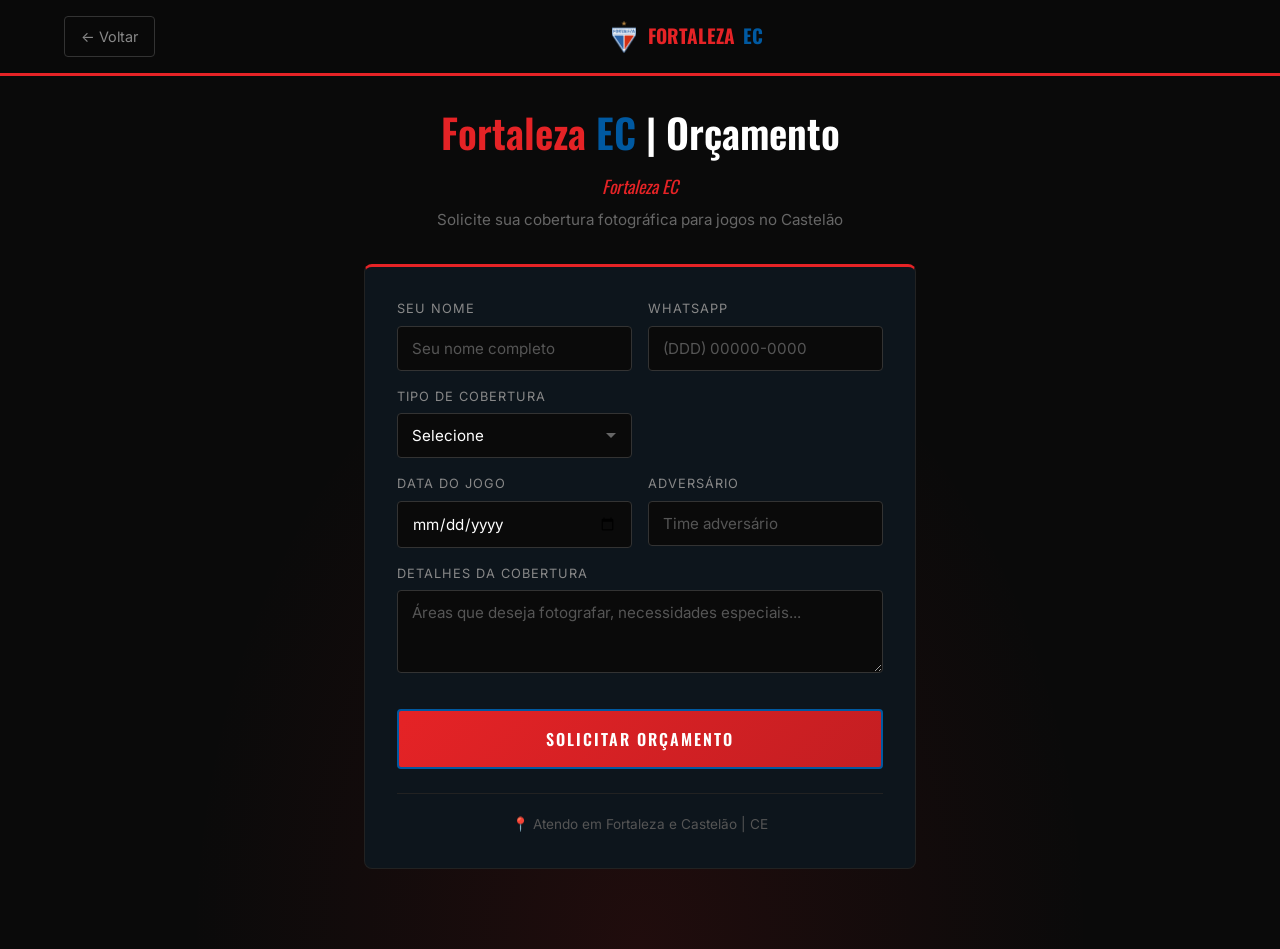
<file: fortaleza-orcamento.html>
<!DOCTYPE html>
<html lang="pt-BR">
<head>
    <meta charset="UTF-8">
    <meta name="viewport" content="width=device-width, initial-scale=1.0">
    <title>Fortaleza EC | Orçamento Fotografia Esportiva</title>
    <meta name="description" content="Solicite orçamento para cobertura fotográfica de jogos do Fortaleza EC no Castelão">
    <meta property="og:title" content="Fortaleza EC | Orçamento">
    <meta property="og:description" content="Cobertura fotográfica do Fortaleza EC">
    <link rel="preconnect" href="https://fonts.googleapis.com">
    <link rel="preconnect" href="https://fonts.gstatic.com" crossorigin>
    <link href="https://fonts.googleapis.com/css2?family=Oswald:wght@400;600;700&family=Inter:wght@300;400;500;600&display=swap" rel="stylesheet">
    <link rel="stylesheet" href="styles.css">
    <link rel="icon" href="data:image/svg+xml,<svg xmlns='http://www.w3.org/2000/svg' viewBox='0 0 100 100'><text y='.9em' font-size='90'>⚽</text></svg>">
    <style>
        :root {
            --fc-red: #E52326;
            --fc-blue: #0059A1;
            --fc-white: #FFFFFF;
            --fc-bg: #0a0a0a;
            --fc-dark: #0d151c;
        }
        * { margin: 0; padding: 0; box-sizing: border-box; }
        html { scroll-behavior: smooth; }
        body {
            font-family: 'Inter', sans-serif;
            background-color: var(--fc-bg);
            color: var(--fc-white);
            line-height: 1.6;
        }
        a { color: inherit; text-decoration: none; }
        img { max-width: 100%; height: auto; display: block; }
        
        .page-header {
            position: fixed;
            top: 0;
            left: 0;
            right: 0;
            padding: 16px 0;
            background: rgba(10,10,10,0.98);
            z-index: 1000;
            border-bottom: 3px solid var(--fc-red);
        }
        .page-nav {
            max-width: 1200px;
            margin: 0 auto;
            padding: 0 24px;
            display: flex;
            justify-content: space-between;
            align-items: center;
        }
        .back-btn {
            display: inline-flex;
            align-items: center;
            gap: 8px;
            color: #888;
            font-size: 0.9rem;
            padding: 8px 16px;
            border: 1px solid #333;
            border-radius: 4px;
            transition: all 0.3s;
        }
        .back-btn:hover {
            color: var(--fc-white);
            border-color: var(--fc-red);
            background: var(--fc-red);
        }
        .page-logo {
            font-family: 'Oswald', sans-serif;
            font-size: 1.2rem;
            font-weight: 700;
            display: flex;
            align-items: center;
            gap: 8px;
        }
        .page-logo img {
            height: 32px;
            width: 32px;
            object-fit: contain;
        }
        .page-logo .red { color: var(--fc-red); }
        .page-logo .blue { color: var(--fc-blue); }
        
        .form-page {
            min-height: 100vh;
            padding: 100px 0 80px;
            position: relative;
            overflow: hidden;
            background: radial-gradient(ellipse at center bottom, rgba(229,35,38,0.1) 0%, transparent 50%), var(--fc-bg);
        }
        .form-page-content {
            max-width: 600px;
            margin: 0 auto;
            padding: 0 24px;
            position: relative;
            z-index: 1;
        }
        .form-page-content h1 {
            font-family: 'Oswald', sans-serif;
            font-size: clamp(1.8rem, 5vw, 2.5rem);
            font-weight: 600;
            margin-bottom: 8px;
            text-align: center;
        }
        .form-page-content h1 .red { color: var(--fc-red); }
        .form-page-content h1 .blue { color: var(--fc-blue); }
        .page-tagline {
            font-family: 'Oswald', sans-serif;
            font-size: 1.1rem;
            color: var(--fc-red);
            text-align: center;
            margin-bottom: 8px;
            font-style: italic;
        }
        .form-subtitle {
            color: #666;
            margin-bottom: 32px;
            font-size: 0.95rem;
            text-align: center;
        }
        
        .contact-form {
            background: var(--fc-dark);
            border: 1px solid #222;
            border-top: 3px solid var(--fc-red);
            padding: 32px;
            border-radius: 8px;
        }
        .form-row {
            display: grid;
            grid-template-columns: 1fr 1fr;
            gap: 16px;
        }
        .form-group {
            margin-bottom: 16px;
        }
        .form-group label {
            display: block;
            font-size: 0.8rem;
            color: #888;
            margin-bottom: 6px;
            letter-spacing: 1px;
            text-transform: uppercase;
        }
        .form-group input,
        .form-group textarea,
        .form-group select {
            width: 100%;
            padding: 12px 14px;
            background: var(--fc-bg);
            border: 1px solid #333;
            color: var(--fc-white);
            border-radius: 4px;
            transition: border-color 0.3s;
            font-size: 0.95rem;
        }
        .form-group input:focus,
        .form-group textarea:focus,
        .form-group select:focus {
            outline: none;
            border-color: var(--fc-red);
        }
        .form-group input::placeholder,
        .form-group textarea::placeholder {
            color: #555;
        }
        .form-group select {
            cursor: pointer;
            appearance: none;
            background-image: url("data:image/svg+xml,%3Csvg xmlns='http://www.w3.org/2000/svg' width='12' height='12' viewBox='0 0 12 12'%3E%3Cpath fill='%23666' d='M6 8L1 3h10z'/%3E%3C/svg%3E");
            background-repeat: no-repeat;
            background-position: right 14px center;
        }
        
        .btn-submit {
            width: 100%;
            padding: 16px;
            background: linear-gradient(135deg, var(--fc-red) 0%, #c41e22 100%);
            color: var(--fc-white);
            font-family: 'Oswald', sans-serif;
            font-size: 1rem;
            font-weight: 600;
            text-transform: uppercase;
            letter-spacing: 2px;
            border: 2px solid var(--fc-blue);
            border-radius: 4px;
            margin-top: 12px;
            transition: all 0.3s;
        }
        .btn-submit:hover {
            background: linear-gradient(135deg, var(--fc-blue) 0%, #004680 100%);
            transform: translateY(-2px);
            box-shadow: 0 8px 20px rgba(229,35,38,0.4);
        }
        
        .form-footer {
            text-align: center;
            margin-top: 24px;
            padding-top: 20px;
            border-top: 1px solid #222;
        }
        .form-footer p {
            color: #555;
            font-size: 0.85rem;
        }
        
        .modal {
            position: fixed;
            inset: 0;
            background: rgba(0,0,0,0.9);
            display: flex;
            align-items: center;
            justify-content: center;
            z-index: 2001;
            opacity: 0;
            visibility: hidden;
            transition: all 0.3s;
        }
        .modal.active {
            opacity: 1;
            visibility: visible;
        }
        .modal-content {
            background: var(--fc-dark);
            border: 1px solid var(--fc-red);
            padding: 40px;
            text-align: center;
            max-width: 380px;
        }
        .modal-close {
            position: absolute;
            top: 16px;
            right: 16px;
            font-size: 1.5rem;
            color: #666;
            background: none;
            border: none;
        }
        .modal-icon {
            width: 60px;
            height: 60px;
            background: var(--fc-red);
            color: white;
            border-radius: 50%;
            display: flex;
            align-items: center;
            justify-content: center;
            font-size: 2rem;
            margin: 0 auto 20px;
        }
        .modal-content h3 {
            font-family: 'Oswald', sans-serif;
            font-size: 1.6rem;
            margin-bottom: 12px;
        }
        .modal-content p {
            color: #888;
            margin-bottom: 8px;
        }
        .modal-content .back-btn {
            margin-top: 20px;
            display: inline-block;
            background: var(--fc-red);
            border-color: var(--fc-red);
            color: white;
        }
        
@media (max-width: 600px) {
            .page-header {
                z-index: 1001;
            }
            
            .form-page-content {
                padding-bottom: 80px;
            }
            
            /* Botão flutuante para celulares - sempre visível */
            .back-btn {
                position: fixed !important;
                bottom: 50px !important;
                top: auto !important;
                left: 24px !important;
                right: auto !important;
                padding: 14px 24px !important;
                font-size: 0.9rem !important;
                background: #E52326 !important;
                border: none !important;
                border-radius: 30px !important;
                z-index: 9999 !important;
                box-shadow: 0 6px 20px rgba(229,35,38,0.6) !important;
                color: white !important;
                display: inline-flex !important;
                align-items: center;
                gap: 10px;
                text-decoration: none;
                font-weight: 600;
            }
            
            .back-btn:hover {
                background: #0059A1 !important;
                transform: scale(1.05);
            }
            
            .back-btn {
                position: fixed !important;
                bottom: 50px !important;
                top: auto !important;
                left: 24px !important;
                right: auto !important;
                padding: 12px 18px !important;
                font-size: 0.85rem !important;
                background: var(--fc-red) !important;
                border: none !important;
                border-radius: 30px !important;
                z-index: 2000 !important;
                box-shadow: 0 4px 15px rgba(0,0,0,0.5) !important;
                color: white !important;
                display: flex !important;
                align-items: center;
            }
            
            .back-btn:hover {
                background: var(--fc-blue) !important;
                transform: scale(1.05);
            }
            
            .page-header {
                z-index: 1001 !important;
            }
                border-radius: 30px;
                z-index: 1001;
                box-shadow: 0 4px 15px rgba(0,0,0,0.4);
                color: white !important;
            }
            .back-btn:hover {
                background: var(--fc-blue) !important;
            }
        }
    </style>
</head>
<body>
    <header class="page-header">
        <nav class="page-nav">
            <a href="index.html" class="back-btn">
                ← Voltar
            </a>
            <a href="index.html" class="page-logo">
                <img src="Fortaleza_Esporte_Clube_logo.png" alt="Fortaleza EC">
                <span class="red">FORTALEZA</span><span class="blue">EC</span>
            </a>
            <span></span>
        </nav>
    </header>

    <main class="form-page">
        <div class="form-page-content">
            <h1><span class="red">Fortaleza</span> <span class="blue">EC</span> | Orçamento</h1>
            <p class="page-tagline">Fortaleza EC</p>
            <p class="form-subtitle">Solicite sua cobertura fotográfica para jogos no Castelão</p>
            
            <form class="contact-form" id="budget-form">
                <div class="form-row">
                    <div class="form-group">
                        <label for="name">Seu nome</label>
                        <input type="text" id="name" name="name" required placeholder="Seu nome completo">
                    </div>
                    <div class="form-group">
                        <label for="phone">WhatsApp</label>
                        <input type="tel" id="phone" name="phone" required placeholder="(DDD) 00000-0000">
                    </div>
                </div>
                
                <div class="form-row">
                    <div class="form-group">
                        <label for="type">Tipo de cobertura</label>
                        <select id="type" name="type" required>
                            <option value="">Selecione</option>
                            <option value="Jogo">Jogo no Castelão</option>
                            <option value="Torcedor">Fotos de Torcedores</option>
                            <option value="Torcida">Torcida Inteira</option>
                            <option value="Liderancas">Lideranças de Torcida</option>
                            <option value="Treino">Treino</option>
                            <option value="Bastidores">Bastidores</option>
                            <option value="Evento">Evento especial</option>
                            <option value="Outro">Outro</option>
                        </select>
                    </div>
                    <div class="form-group" id="other-type-group" style="display: none;">
                        <label for="other-type">Qual?</label>
                        <input type="text" id="other-type" name="other-type" placeholder="Descreva">
                    </div>
                </div>
                
                <div class="form-row">
                    <div class="form-group">
                        <label for="date">Data do jogo</label>
                        <input type="date" id="date" name="date">
                    </div>
                    <div class="form-group">
                        <label for="adversario">Adversário</label>
                        <input type="text" id="adversario" name="adversario" placeholder="Time adversário">
                    </div>
                </div>
                
                <div class="form-group">
                    <label for="message">Detalhes da cobertura</label>
                    <textarea id="message" name="message" rows="3" placeholder="Áreas que deseja fotografar, necessidades especiais..."></textarea>
                </div>
                
                <button type="submit" class="btn-submit">Solicitar orçamento</button>
                
                <div class="form-footer">
                    <p>📍 Atendo em Fortaleza e Castelão | CE</p>
                </div>
            </form>
        </div>
    </main>

    <div class="modal" id="thank-you-modal">
        <div class="modal-content">
            <button class="modal-close" aria-label="Fechar">&times;</button>
            <div class="modal-icon">✓</div>
            <h3>Solicitação enviada!</h3>
            <p>Em breve entrarei em contato.</p>
            <p>Vamos Juntos ♣️</p>
            <a href="index.html" class="back-btn">← Voltar</a>
        </div>
    </div>

    <script>
    document.addEventListener('DOMContentLoaded', function() {
        const form = document.getElementById('budget-form');
        const typeSelect = document.getElementById('type');
        const otherGroup = document.getElementById('other-type-group');
        const dateInput = document.getElementById('date');
        
        // Data mínima = hoje
        const today = new Date();
        const day = String(today.getDate()).padStart(2, '0');
        const month = String(today.getMonth() + 1).padStart(2, '0');
        const year = today.getFullYear();
        dateInput.setAttribute('min', `${year}-${month}-${day}`);
        
        // Mostrar campo "Outro"
        typeSelect.addEventListener('change', function() {
            if (this.value === 'Outro') {
                otherGroup.style.display = 'block';
                document.getElementById('other-type').required = true;
            } else {
                otherGroup.style.display = 'none';
                document.getElementById('other-type').required = false;
            }
        });
        
        // Enviar formulário
        form.addEventListener('submit', function(e) {
            e.preventDefault();
            
            const name = document.getElementById('name').value;
            const phone = document.getElementById('phone').value;
            let type = typeSelect.value;
            const date = dateInput.value;
            const adversario = document.getElementById('adversario').value;
            const message = document.getElementById('message').value;
            
            if (type === 'Outro') {
                type = document.getElementById('other-type').value;
            }
            
            const whatsapp = '558892840072';
            
            let text = `*Olá César! Gostaria de cobrir o Fortaleza EC*\n\n`;
            text += `*Nome:* ${name}\n`;
            text += `*WhatsApp:* ${phone}\n`;
            text += `*Tipo:* ${type}\n`;
            text += `*Data:* ${date || 'A definir'}\n`;
            text += `*Adversário:* ${adversario || 'A definir'}\n`;
            text += `*Detalhes:* ${message || 'Nenhum'}`;
            
            window.open(`https://wa.me/${whatsapp}?text=${encodeURIComponent(text)}`, '_blank');
            
            form.reset();
            otherGroup.style.display = 'none';
            document.getElementById('thank-you-modal').classList.add('active');
        });
        
        // Fechar modal
        document.querySelector('.modal-close').addEventListener('click', function() {
            document.getElementById('thank-you-modal').classList.remove('active');
        });
        
        document.getElementById('thank-you-modal').addEventListener('click', function(e) {
            if (e.target === this) this.classList.remove('active');
        });
    });
    </script>
</body>
</html>
</file>
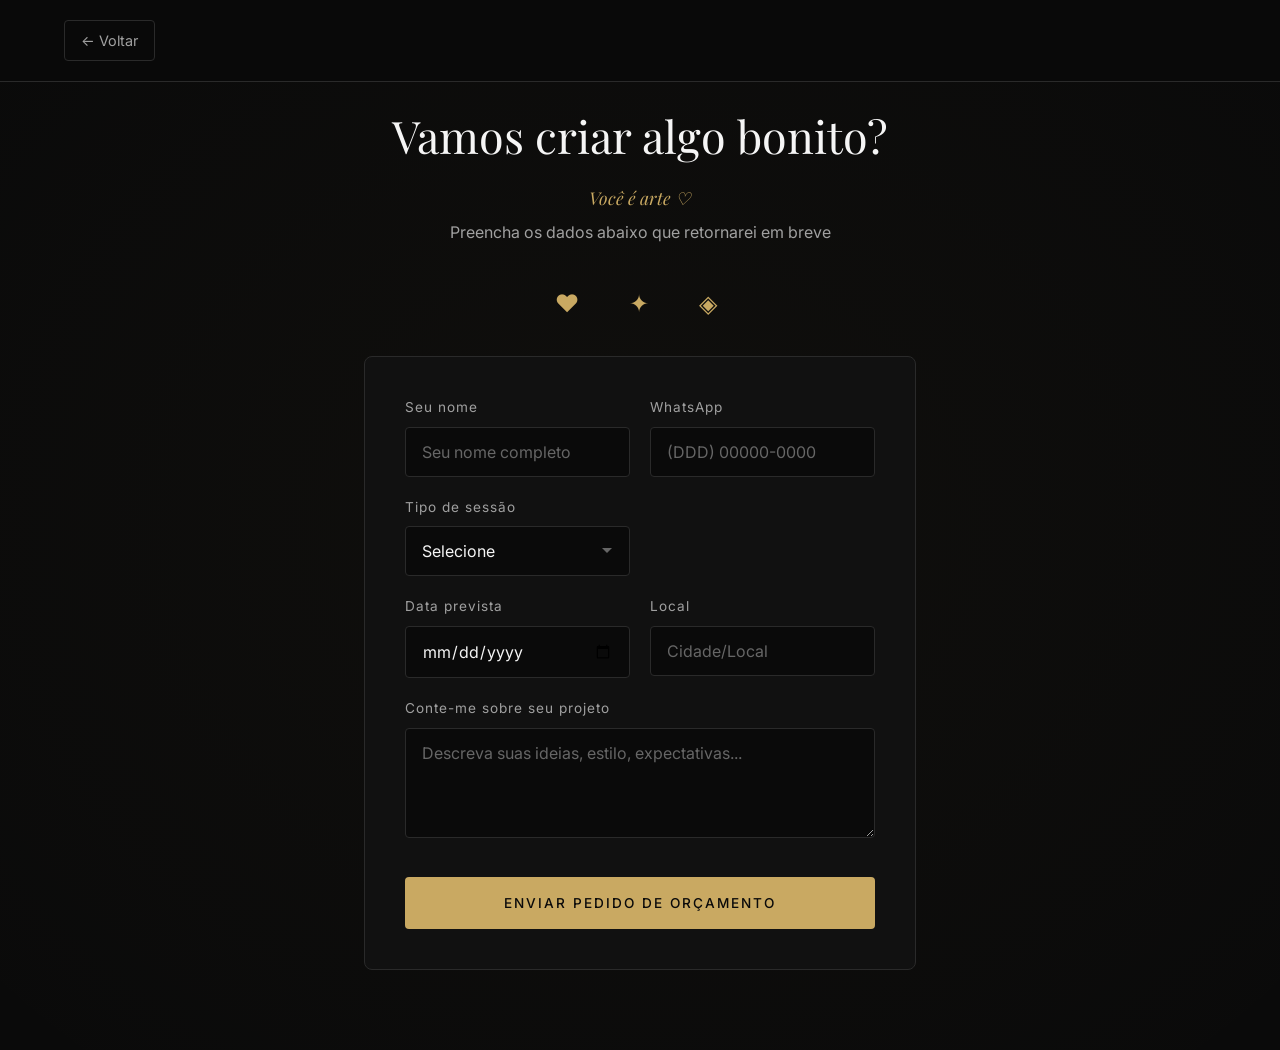
<file: orcamento.html>
<!DOCTYPE html>
<html lang="pt-BR">
<head>
    <meta charset="UTF-8">
    <meta name="viewport" content="width=device-width, initial-scale=1.0">
    <title>Orçamento | César Rodrigues Fotografia</title>
    <meta name="description" content="Solicite seu orçamento de fotografia profissional">
    <link rel="preconnect" href="https://fonts.googleapis.com">
    <link rel="preconnect" href="https://fonts.gstatic.com" crossorigin>
    <link href="https://fonts.googleapis.com/css2?family=Playfair+Display:wght@400;500;600;700&family=Inter:wght@300;400;500;600&display=swap" rel="stylesheet">
    <link rel="stylesheet" href="styles.css">
    <link rel="icon" href="data:image/svg+xml,<svg xmlns='http://www.w3.org/2000/svg' viewBox='0 0 100 100'><text y='.9em' font-size='90'>📷</text></svg>">
    <style>
        :root {
            --bg-primary: #0a0a0a;
            --bg-secondary: #111111;
            --bg-tertiary: #1a1a1a;
            --text-primary: #f5f5f5;
            --text-secondary: #a0a0a0;
            --text-muted: #666666;
            --accent: #c9a962;
            --accent-dark: #a88c4a;
            --border: #2a2a2a;
            --font-display: 'Playfair Display', Georgia, serif;
            --font-body: 'Inter', -apple-system, sans-serif;
        }
        * { margin: 0; padding: 0; box-sizing: border-box; }
        body {
            font-family: var(--font-body);
            background-color: var(--bg-primary);
            color: var(--text-primary);
            line-height: 1.6;
        }
        a { color: inherit; text-decoration: none; }
        input, textarea, select {
            font-family: inherit;
            font-size: 1rem;
        }
        button { font-family: inherit; cursor: pointer; }
        
        .page-header {
            position: fixed;
            top: 0;
            left: 0;
            right: 0;
            padding: 20px 0;
            background: rgba(10,10,10,0.95);
            backdrop-filter: blur(10px);
            z-index: 1000;
            border-bottom: 1px solid var(--border);
        }
        .page-nav {
            max-width: 1200px;
            margin: 0 auto;
            padding: 0 24px;
            display: flex;
            justify-content: space-between;
            align-items: center;
        }
        .back-btn {
            display: inline-flex;
            align-items: center;
            gap: 8px;
            color: var(--text-secondary);
            font-size: 0.9rem;
            transition: color 0.3s ease;
            padding: 8px 16px;
            border: 1px solid var(--border);
            border-radius: 4px;
        }
        .back-btn:hover {
            color: var(--accent);
            border-color: var(--accent);
        }
        .page-logo {
            font-family: var(--font-display);
            font-size: 1.2rem;
            font-weight: 600;
            letter-spacing: 3px;
        }
        .form-page {
            min-height: 100vh;
            padding: 100px 0 80px;
            position: relative;
            overflow: hidden;
        }
        .form-page::before {
            content: '';
            position: absolute;
            top: -50%;
            left: -50%;
            width: 200%;
            height: 200%;
            background: radial-gradient(ellipse at center, rgba(201,169,98,0.03) 0%, transparent 50%);
            pointer-events: none;
        }
        .form-page-content {
            max-width: 600px;
            margin: 0 auto;
            padding: 0 24px;
            position: relative;
            z-index: 1;
        }
        .form-page-content h1 {
            font-family: var(--font-display);
            font-size: clamp(2rem, 5vw, 2.8rem);
            font-weight: 400;
            margin-bottom: 12px;
            text-align: center;
            color: var(--text-primary);
        }
        .page-tagline {
            font-family: var(--font-display);
            font-size: 1.1rem;
            color: var(--accent);
            font-style: italic;
            text-align: center;
            margin-bottom: 8px;
        }
        .form-subtitle {
            color: var(--text-secondary);
            margin-bottom: 40px;
            font-size: 1rem;
            text-align: center;
        }
        .contact-form {
            background: var(--bg-secondary);
            border: 1px solid var(--border);
            padding: 40px;
            border-radius: 8px;
        }
        .form-row {
            display: grid;
            grid-template-columns: 1fr 1fr;
            gap: 20px;
        }
        .form-group {
            margin-bottom: 20px;
        }
        .form-group label {
            display: block;
            font-size: 0.85rem;
            color: var(--text-secondary);
            margin-bottom: 8px;
            letter-spacing: 1px;
        }
        .form-group input,
        .form-group textarea,
        .form-group select {
            width: 100%;
            padding: 14px 16px;
            background: var(--bg-primary);
            border: 1px solid var(--border);
            color: var(--text-primary);
            border-radius: 4px;
            transition: border-color 0.3s ease;
        }
        .form-group input:focus,
        .form-group textarea:focus,
        .form-group select:focus {
            outline: none;
            border-color: var(--accent);
        }
        .form-group input::placeholder,
        .form-group textarea::placeholder {
            color: var(--text-muted);
        }
        .form-group select {
            cursor: pointer;
            appearance: none;
            background-image: url("data:image/svg+xml,%3Csvg xmlns='http://www.w3.org/2000/svg' width='12' height='12' viewBox='0 0 12 12'%3E%3Cpath fill='%23666' d='M6 8L1 3h10z'/%3E%3C/svg%3E");
            background-repeat: no-repeat;
            background-position: right 16px center;
        }
        .btn-primary {
            display: inline-block;
            padding: 16px 40px;
            background: transparent;
            border: 1px solid var(--accent);
            color: var(--accent);
            font-size: 0.85rem;
            letter-spacing: 2px;
            text-transform: uppercase;
            transition: all 0.4s ease;
            text-align: center;
        }
        .btn-primary:hover {
            background: var(--accent);
            color: var(--bg-primary);
        }
        .btn-submit {
            width: 100%;
            padding: 18px;
            background: var(--accent);
            color: var(--bg-primary);
            font-weight: 500;
            border: none;
            border-radius: 4px;
            margin-top: 12px;
        }
        .btn-submit:hover {
            background: var(--accent-dark);
        }
        .form-decor {
            text-align: center;
            margin-bottom: 32px;
            color: var(--accent);
            font-size: 1.5rem;
            letter-spacing: 8px;
        }
        
        .modal {
            position: fixed;
            inset: 0;
            background: rgba(0,0,0,0.9);
            display: flex;
            align-items: center;
            justify-content: center;
            z-index: 2001;
            opacity: 0;
            visibility: hidden;
            transition: all 0.3s ease;
        }
        .modal.active {
            opacity: 1;
            visibility: visible;
        }
        .modal-content {
            background: var(--bg-secondary);
            border: 1px solid var(--border);
            padding: 48px;
            text-align: center;
            max-width: 400px;
            position: relative;
        }
        .modal-close {
            position: absolute;
            top: 16px;
            right: 16px;
            font-size: 1.5rem;
            color: var(--text-muted);
            padding: 8px;
            background: none;
            border: none;
        }
        .modal-icon {
            width: 64px;
            height: 64px;
            background: var(--accent);
            color: var(--bg-primary);
            border-radius: 50%;
            display: flex;
            align-items: center;
            justify-content: center;
            font-size: 2rem;
            margin: 0 auto 24px;
        }
        .modal-content h3 {
            font-family: var(--font-display);
            font-size: 1.8rem;
            margin-bottom: 16px;
        }
        .modal-content p {
            color: var(--text-secondary);
            margin-bottom: 8px;
        }
        .modal-content .btn-primary {
            margin-top: 24px;
            display: block;
        }
        
        @media (max-width: 600px) {
            .form-row { grid-template-columns: 1fr; }
            .contact-form { padding: 24px; }
            
            .page-header .back-btn {
                display: none !important;
            }
            
            .back-btn {
                position: fixed;
                bottom: 50px;
                top: auto;
                left: 24px;
                right: auto;
                padding: 12px 20px;
                font-size: 0.85rem;
                background: var(--accent) !important;
                color: var(--bg-primary) !important;
                border: none !important;
                border-radius: 30px;
                z-index: 1001;
                box-shadow: 0 4px 15px rgba(0,0,0,0.5);
                text-decoration: none;
            }
            .back-btn:hover {
                background: var(--accent-dark) !important;
            }
        }
        
        .back-btn-mobile {
            display: none;
        }
        
        @media (max-width: 600px) {
            .back-btn-mobile {
                display: inline-flex;
                position: fixed;
                bottom: 50px;
                left: 24px;
                right: auto;
                padding: 12px 20px;
                font-size: 0.85rem;
                background: var(--accent);
                color: var(--bg-primary);
                border: none;
                border-radius: 30px;
                z-index: 1001;
                box-shadow: 0 4px 15px rgba(0,0,0,0.5);
                text-decoration: none;
                align-items: center;
                gap: 8px;
            }
            .back-btn-mobile:hover {
                background: var(--accent-dark);
            }
        }
    </style>
</head>
<body>
    <header class="page-header">
        <nav class="page-nav">
            <a href="index.html" class="back-btn">
                ← Voltar
            </a>
    
            <span></span>
        </nav>
    </header>

    <main class="form-page">
        <div class="form-page-content">
            <h1>Vamos criar algo bonito?</h1>
            <p class="page-tagline">Você é arte ♡</p>
            <p class="form-subtitle">Preencha os dados abaixo que retornarei em breve</p>
            
            <div class="form-decor">❤ &nbsp; ✦ &nbsp; ◈</div>
            
            <form class="contact-form" id="budget-form">
                <div class="form-row">
                    <div class="form-group">
                        <label for="name">Seu nome</label>
                        <input type="text" id="name" name="name" required placeholder="Seu nome completo">
                    </div>
                    <div class="form-group">
                        <label for="phone">WhatsApp</label>
                        <input type="tel" id="phone" name="phone" required placeholder="(DDD) 00000-0000">
                    </div>
                </div>
                <div class="form-row">
                    <div class="form-group">
                        <label for="service">Tipo de sessão</label>
                        <select id="service" name="service" required>
                            <option value="">Selecione</option>
                            <option value="Casais">Casais / Casamento</option>
                            <option value="Eventos">Eventos</option>
                            <option value="Ensaios">Ensaios</option>
                            <option value="Outro">Outro</option>
                        </select>
                    </div>
                    <div class="form-group" id="other-service-group" style="display: none;">
                        <label for="other-service">Qual?</label>
                        <input type="text" id="other-service" name="other-service" placeholder="Descreva o tipo de sessão">
                    </div>
                </div>
                <div class="form-row">
                    <div class="form-group">
                        <label for="date">Data prevista</label>
                        <input type="date" id="date" name="date">
                    </div>
                    <div class="form-group">
                        <label for="location">Local</label>
                        <input type="text" id="location" name="location" placeholder="Cidade/Local">
                    </div>
                </div>
                <div class="form-group">
                    <label for="message">Conte-me sobre seu projeto</label>
                    <textarea id="message" name="message" rows="4" placeholder="Descreva suas ideias, estilo, expectativas..."></textarea>
                </div>
                <button type="submit" class="btn-primary btn-submit">Enviar pedido de orçamento</button>
            </form>
        </div>
    </main>

    <a href="index.html" class="back-btn-mobile">← Voltar</a>

    <div class="modal" id="thank-you-modal">
        <div class="modal-content">
            <button class="modal-close" aria-label="Fechar">&times;</button>
            <div class="modal-icon">✓</div>
            <h3>Obrigado!</h3>
            <p>Sua mensagem foi enviada com sucesso.</p>
            <p>Em breve retornarei seu contato.</p>
            <a href="index.html" class="btn-primary">Voltar ao site</a>
        </div>
    </div>

    <script src="script.js"></script>
</body>
</html>
</file>
<file: styles.css>
:root {
    --bg-primary: #0a0a0a;
    --bg-secondary: #111111;
    --bg-tertiary: #1a1a1a;
    --text-primary: #f5f5f5;
    --text-secondary: #a0a0a0;
    --text-muted: #666666;
    --accent: #c9a962;
    --accent-dark: #a88c4a;
    --border: #2a2a2a;
    --font-display: 'Playfair Display', Georgia, serif;
    --font-body: 'Inter', -apple-system, sans-serif;
}

* {
    margin: 0;
    padding: 0;
    box-sizing: border-box;
}

html {
    scroll-behavior: smooth;
}

body {
    font-family: var(--font-body);
    background-color: var(--bg-primary);
    color: var(--text-primary);
    line-height: 1.6;
    font-size: 16px;
    overflow-x: hidden;
}

.container {
    max-width: 1200px;
    margin: 0 auto;
    padding: 0 24px;
}

a {
    color: inherit;
    text-decoration: none;
}

ul {
    list-style: none;
}

img {
    max-width: 100%;
    height: auto;
    display: block;
}

button {
    font-family: inherit;
    cursor: pointer;
    border: none;
    background: none;
}

input, textarea, select {
    font-family: inherit;
    font-size: 1rem;
}

.header {
    position: fixed;
    top: 0;
    left: 0;
    right: 0;
    z-index: 1000;
    padding: 20px 0;
    background: linear-gradient(to bottom, rgba(10,10,10,0.95), rgba(10,10,10,0));
    transition: background 0.3s ease;
}

.header.scrolled {
    background: rgba(10,10,10,0.98);
    backdrop-filter: blur(10px);
}

.nav {
    max-width: 1200px;
    margin: 0 auto;
    padding: 0 24px;
    display: flex;
    justify-content: space-between;
    align-items: center;
}

.logo {
    font-family: var(--font-display);
    font-size: 1.3rem;
    font-weight: 600;
    letter-spacing: 4px;
    color: var(--text-primary);
    transition: color 0.3s ease;
}

.logo:hover {
    color: var(--accent);
}

.nav-links {
    display: flex;
    gap: 40px;
}

.nav-links a {
    font-size: 0.85rem;
    font-weight: 400;
    letter-spacing: 1px;
    text-transform: uppercase;
    color: var(--text-secondary);
    transition: color 0.3s ease;
    position: relative;
}

.nav-links a::after {
    content: '';
    position: absolute;
    bottom: -4px;
    left: 0;
    width: 0;
    height: 1px;
    background: var(--accent);
    transition: width 0.3s ease;
}

.nav-links a:hover {
    color: var(--text-primary);
}

.nav-links a:hover::after {
    width: 100%;
}

.menu-toggle {
    display: none;
    flex-direction: column;
    gap: 6px;
    padding: 8px;
}

.menu-toggle span {
    display: block;
    width: 24px;
    height: 1px;
    background: var(--text-primary);
    transition: all 0.3s ease;
}

.menu-close {
    position: absolute;
    top: 20px;
    right: 24px;
    font-size: 2rem;
    color: var(--text-primary);
    background: none;
    border: none;
    display: none;
}

.hero {
    min-height: 100vh;
    display: flex;
    align-items: center;
    justify-content: center;
    position: relative;
    overflow: hidden;
}

.hero-bg {
    position: absolute;
    inset: 0;
    background: 
        linear-gradient(to bottom, rgba(10,10,10,0.3) 0%, rgba(10,10,10,0.7) 100%),
        url('https://images.unsplash.com/photo-1519741497674-611481863552?w=1920&h=1080&fit=crop') center/cover no-repeat;
    transform: scale(1.05);
    animation: heroZoom 20s ease-in-out infinite alternate;
}

@keyframes heroZoom {
    from { transform: scale(1.05); }
    to { transform: scale(1.1); }
}

.hero-content {
    position: relative;
    z-index: 1;
    text-align: center;
    padding: 0 24px;
    max-width: 800px;
}

.tagline {
    font-family: var(--font-display);
    font-size: 1.5rem;
    color: var(--accent);
    margin-bottom: 16px;
    font-style: italic;
}

.hero h1 {
    font-family: var(--font-display);
    font-size: clamp(2rem, 5vw, 3.5rem);
    font-weight: 400;
    line-height: 1.3;
    margin-bottom: 24px;
}

.hero-services {
    font-size: 0.9rem;
    color: var(--text-secondary);
    letter-spacing: 3px;
    text-transform: uppercase;
    margin-bottom: 40px;
}

.btn-primary {
    display: inline-block;
    padding: 16px 40px;
    background: transparent;
    border: 1px solid var(--accent);
    color: var(--accent);
    font-size: 0.85rem;
    letter-spacing: 2px;
    text-transform: uppercase;
    transition: all 0.4s ease;
}

.btn-primary:hover {
    background: var(--accent);
    color: var(--bg-primary);
}

.scroll-indicator {
    position: absolute;
    bottom: 40px;
    left: 50%;
    transform: translateX(-50%);
    animation: bounce 2s ease-in-out infinite;
}

.scroll-indicator span {
    display: block;
    width: 20px;
    height: 20px;
    border-right: 1px solid var(--text-secondary);
    border-bottom: 1px solid var(--text-secondary);
    transform: rotate(45deg);
}

@keyframes bounce {
    0%, 100% { transform: translateX(-50%) translateY(0); }
    50% { transform: translateX(-50%) translateY(10px); }
}

.section {
    padding: 120px 0;
}

.section-dark {
    background: var(--bg-secondary);
}

.section-title {
    font-family: var(--font-display);
    font-size: clamp(2rem, 4vw, 3rem);
    font-weight: 400;
    text-align: center;
    margin-bottom: 16px;
}

.section-subtitle {
    text-align: center;
    color: var(--text-secondary);
    margin-bottom: 60px;
    font-size: 1.1rem;
}

.section-fortaleza {
    background: linear-gradient(135deg, #0a1520 0%, #0a0a0a 100%);
    border-top: 4px solid #E52326;
    position: relative;
    overflow: hidden;
}

.section-fortaleza::before {
    content: '';
    position: absolute;
    top: 0;
    left: 0;
    right: 0;
    bottom: 0;
    background: radial-gradient(circle at 10% 90%, rgba(229,35,38,0.2) 0%, rgba(0,89,161,0.1) 50%, transparent 60%);
    pointer-events: none;
}

.section-fortaleza::after {
    content: '';
    position: absolute;
    top: 0;
    right: 0;
    width: 200px;
    height: 200px;
    background: radial-gradient(circle, rgba(229,35,38,0.15) 0%, transparent 70%);
    pointer-events: none;
}

.section-fortaleza .section-title {
    color: #FFFFFF;
    font-family: 'Oswald', sans-serif;
    font-size: 2.5rem;
}

.section-fortaleza .section-title span {
    color: #0059A1;
}

.section-fortaleza .section-subtitle {
    color: #E52326;
    font-family: 'Oswald', sans-serif;
    text-transform: uppercase;
    letter-spacing: 2px;
    font-weight: 600;
}

.fortaleza-header {
    text-align: center;
    margin-bottom: 40px;
    animation: fadeInUp 0.8s ease;
}

.fortaleza-logo {
    width: 80px;
    height: 80px;
    margin: 0 auto 20px;
}

@keyframes pulse {
    0%, 100% { transform: scale(1); }
    50% { transform: scale(1.08); }
}

@keyframes fadeInUp {
    from { opacity: 0; transform: translateY(30px); }
    to { opacity: 1; transform: translateY(0); }
}

.fortaleza-cta {
    display: inline-block;
    text-align: center;
    margin-top: 30px;
    padding: 14px 32px;
    background: linear-gradient(135deg, #E52326 0%, #c41e22 100%);
    color: #FFFFFF;
    font-weight: 600;
    text-transform: uppercase;
    letter-spacing: 1px;
    border-radius: 4px;
    transition: all 0.3s ease;
    animation: fadeInUp 0.8s ease 0.3s both;
    border: 2px solid #0059A1;
}

.fortaleza-cta:hover {
    background: linear-gradient(135deg, #0059A1 0%, #004680 100%);
    transform: translateY(-3px);
    box-shadow: 0 8px 20px rgba(229,35,38,0.5);
}

.services-grid {
    display: grid;
    grid-template-columns: repeat(3, 1fr);
    gap: 40px;
}

.service-card {
    background: var(--bg-secondary);
    border: 1px solid var(--border);
    padding: 48px 32px;
    text-align: center;
    transition: all 0.4s ease;
}

.service-card:hover {
    border-color: var(--accent);
    transform: translateY(-8px);
}

.service-icon {
    font-size: 2rem;
    color: var(--accent);
    margin-bottom: 24px;
}

.service-card h3 {
    font-family: var(--font-display);
    font-size: 1.5rem;
    font-weight: 500;
    margin-bottom: 16px;
}

.service-card p {
    color: var(--text-secondary);
    font-size: 0.95rem;
    line-height: 1.7;
}

.portfolio-grid {
    display: grid;
    grid-template-columns: repeat(3, 1fr);
    gap: 16px;
}

.portfolio-item {
    position: relative;
    overflow: hidden;
    cursor: pointer;
    background: var(--bg-secondary);
}

.portfolio-item img {
    width: 100%;
    height: 350px;
    object-fit: cover;
    transition: transform 0.6s ease, filter 0.3s ease;
    border-radius: 4px;
}

.portfolio-item:hover img {
    transform: scale(1.05);
    filter: brightness(1.1);
}

.portfolio-item {
    animation: fadeInUp 0.6s ease both;
}

.portfolio-item:nth-child(1) { animation-delay: 0.1s; }
.portfolio-item:nth-child(2) { animation-delay: 0.2s; }
.portfolio-item:nth-child(3) { animation-delay: 0.3s; }
.portfolio-item:nth-child(4) { animation-delay: 0.4s; }
.portfolio-item:nth-child(5) { animation-delay: 0.5s; }

.contact-form {
    max-width: 700px;
    margin: 0 auto;
}

.form-row {
    display: grid;
    grid-template-columns: repeat(2, 1fr);
    gap: 24px;
}

.form-group {
    margin-bottom: 24px;
}

.form-group label {
    display: block;
    font-size: 0.85rem;
    color: var(--text-secondary);
    margin-bottom: 8px;
    letter-spacing: 1px;
}

.form-group input,
.form-group textarea,
.form-group select {
    width: 100%;
    padding: 16px;
    background: var(--bg-secondary);
    border: 1px solid var(--border);
    color: var(--text-primary);
    transition: border-color 0.3s ease;
    border-radius: 4px;
}

.form-group input:focus,
.form-group textarea:focus,
.form-group select:focus {
    outline: none;
    border-color: var(--accent);
}

.form-group input::placeholder,
.form-group textarea::placeholder {
    color: var(--text-muted);
}

.form-group select {
    cursor: pointer;
    appearance: none;
    background-image: url("data:image/svg+xml,%3Csvg xmlns='http://www.w3.org/2000/svg' width='12' height='12' viewBox='0 0 12 12'%3E%3Cpath fill='%23666' d='M6 8L1 3h10z'/%3E%3C/svg%3E");
    background-repeat: no-repeat;
    background-position: right 16px center;
}

.btn-submit {
    width: 100%;
    padding: 18px;
    background: var(--accent);
    color: var(--bg-primary);
    font-weight: 500;
    border: none;
    border-radius: 4px;
    margin-top: 12px;
}

.btn-submit:hover {
    background: var(--accent-dark);
}

.about-content {
    max-width: 700px;
    margin: 0 auto;
    text-align: center;
}

.about-intro {
    font-family: var(--font-display);
    font-size: 1.5rem;
    color: var(--accent);
    margin-bottom: 24px;
}

.about-text p {
    color: var(--text-secondary);
    margin-bottom: 16px;
    line-height: 1.8;
}

.about-location {
    font-size: 1.1rem;
    margin-top: 24px;
    color: var(--text-primary);
}

.social-links {
    margin-top: 24px;
    display: flex;
    justify-content: center;
    gap: 16px;
}

.social-link {
    display: inline-flex;
    align-items: center;
    gap: 8px;
    color: var(--text-secondary);
    transition: color 0.3s ease;
}

.social-link:hover {
    color: var(--accent);
}

.whatsapp-float {
    position: fixed;
    bottom: 24px;
    right: 24px;
    width: 60px;
    height: 60px;
    background: #25D366;
    border-radius: 50%;
    display: flex;
    align-items: center;
    justify-content: center;
    box-shadow: 0 4px 20px rgba(37, 211, 102, 0.4);
    z-index: 1000;
    animation: pulse 2s ease-in-out infinite;
    transition: transform 0.3s ease;
}

.whatsapp-float:hover {
    transform: scale(1.1);
}

.whatsapp-float img {
    width: 32px;
    height: 32px;
}

@keyframes pulse {
    0%, 100% { box-shadow: 0 4px 20px rgba(37, 211, 102, 0.4); }
    50% { box-shadow: 0 4px 30px rgba(37, 211, 102, 0.7); }
}

.lightbox {
    position: fixed;
    inset: 0;
    z-index: 2000;
    background: rgba(0,0,0,0.95);
    display: flex;
    align-items: center;
    justify-content: center;
    opacity: 0;
    visibility: hidden;
    transition: all 0.3s ease;
}

.lightbox.active {
    opacity: 1;
    visibility: visible;
}

.lightbox img {
    max-width: 95vw;
    max-height: 95vh;
    width: auto;
    height: auto;
    object-fit: contain;
}

.lightbox-close {
    position: absolute;
    top: 24px;
    right: 24px;
    font-size: 2rem;
    color: var(--text-primary);
    padding: 16px;
}

.modal {
    position: fixed;
    inset: 0;
    background: rgba(0,0,0,0.9);
    display: flex;
    align-items: center;
    justify-content: center;
    z-index: 2001;
    opacity: 0;
    visibility: hidden;
    transition: all 0.3s ease;
}

.modal.active {
    opacity: 1;
    visibility: visible;
}

.modal-content {
    background: var(--bg-secondary);
    border: 1px solid var(--border);
    padding: 48px;
    text-align: center;
    max-width: 400px;
    position: relative;
}

.modal-close {
    position: absolute;
    top: 16px;
    right: 16px;
    font-size: 1.5rem;
    color: var(--text-muted);
    padding: 8px;
}

.modal-icon {
    width: 64px;
    height: 64px;
    background: var(--accent);
    color: var(--bg-primary);
    border-radius: 50%;
    display: flex;
    align-items: center;
    justify-content: center;
    font-size: 2rem;
    margin: 0 auto 24px;
}

.modal-content h3 {
    font-family: var(--font-display);
    font-size: 1.8rem;
    margin-bottom: 16px;
}

.modal-content p {
    color: var(--text-secondary);
    margin-bottom: 8px;
}

.footer {
    background: var(--bg-secondary);
    border-top: 1px solid var(--border);
    padding: 60px 0 24px;
}

.footer-content {
    display: flex;
    justify-content: space-between;
    align-items: center;
    flex-wrap: wrap;
    gap: 24px;
    margin-bottom: 40px;
}

.footer-info h3 {
    font-family: var(--font-display);
    font-size: 1.2rem;
    letter-spacing: 2px;
    margin-bottom: 4px;
}

.footer-info p {
    color: var(--text-secondary);
    font-size: 0.9rem;
}

.footer-location {
    color: var(--text-secondary);
    font-size: 0.9rem;
}

.footer-social .social-link {
    display: flex;
    align-items: center;
    gap: 8px;
}

.whatsapp-link {
    display: inline-flex;
    align-items: center;
    gap: 8px;
    padding: 12px 24px;
    background: var(--accent);
    color: var(--bg-primary);
    font-weight: 500;
}

.whatsapp-link:hover {
    background: var(--accent-dark);
}

.footer-bottom {
    text-align: center;
    padding-top: 24px;
    border-top: 1px solid var(--border);
}

.footer-bottom p {
    color: var(--text-muted);
    font-size: 0.8rem;
}

@media (max-width: 900px) {
    .services-grid,
    .portfolio-grid {
        grid-template-columns: repeat(2, 1fr);
    }
    
    .footer-content {
        flex-direction: column;
        text-align: center;
    }
}

@media (max-width: 600px) {
    .menu-toggle {
        display: flex;
    }
    
    .menu-close {
        display: block;
    }
    
    .nav-links {
        position: fixed;
        top: 0;
        right: -100%;
        width: 80%;
        max-width: 300px;
        height: 100vh;
        background: var(--bg-secondary);
        flex-direction: column;
        justify-content: center;
        align-items: center;
        gap: 32px;
        transition: right 0.4s ease;
    }
    
    .nav-links.active {
        right: 0;
    }
    
    .nav-links a {
        font-size: 1rem;
    }
    
    .services-grid,
    .portfolio-grid {
        grid-template-columns: 1fr;
    }
    
    .form-row {
        grid-template-columns: 1fr;
    }
    
    .section {
        padding: 80px 0;
    }
    
    .hero h1 {
        font-size: 1.8rem;
    }
}
</file>
